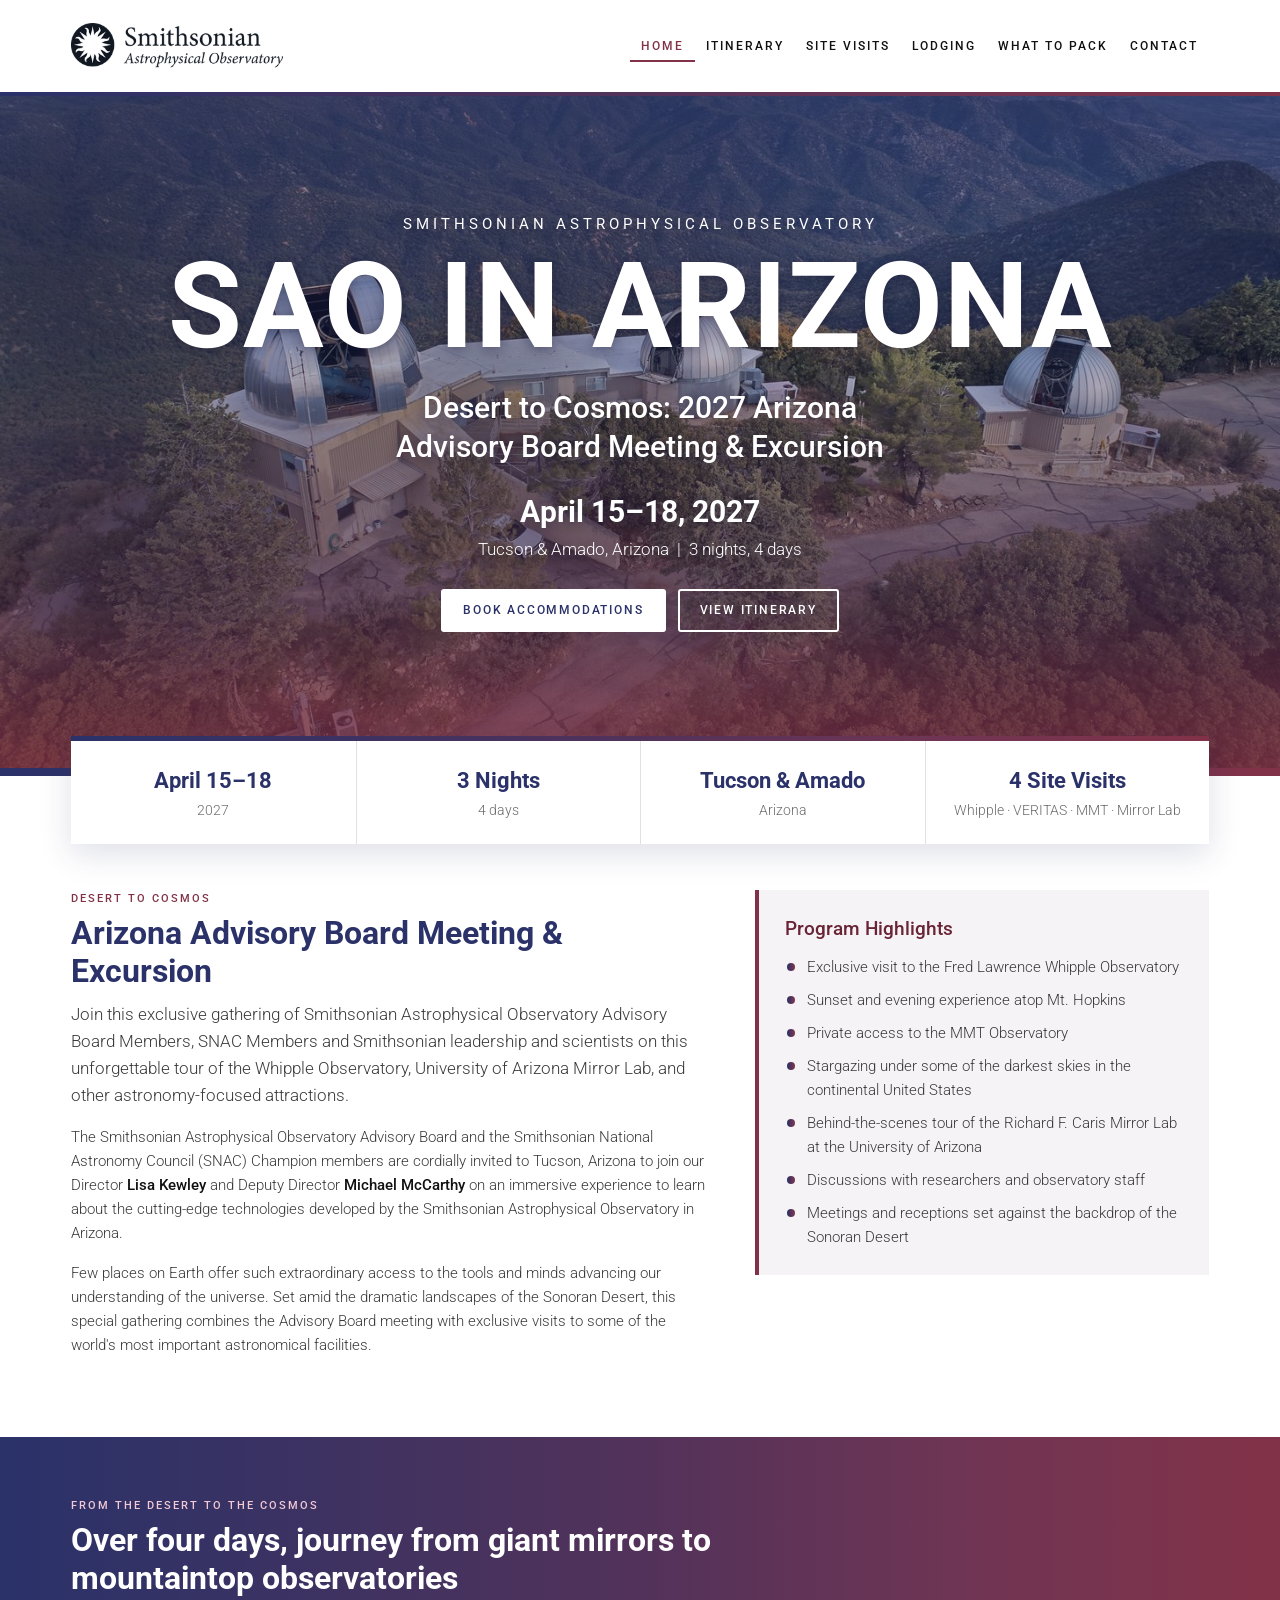
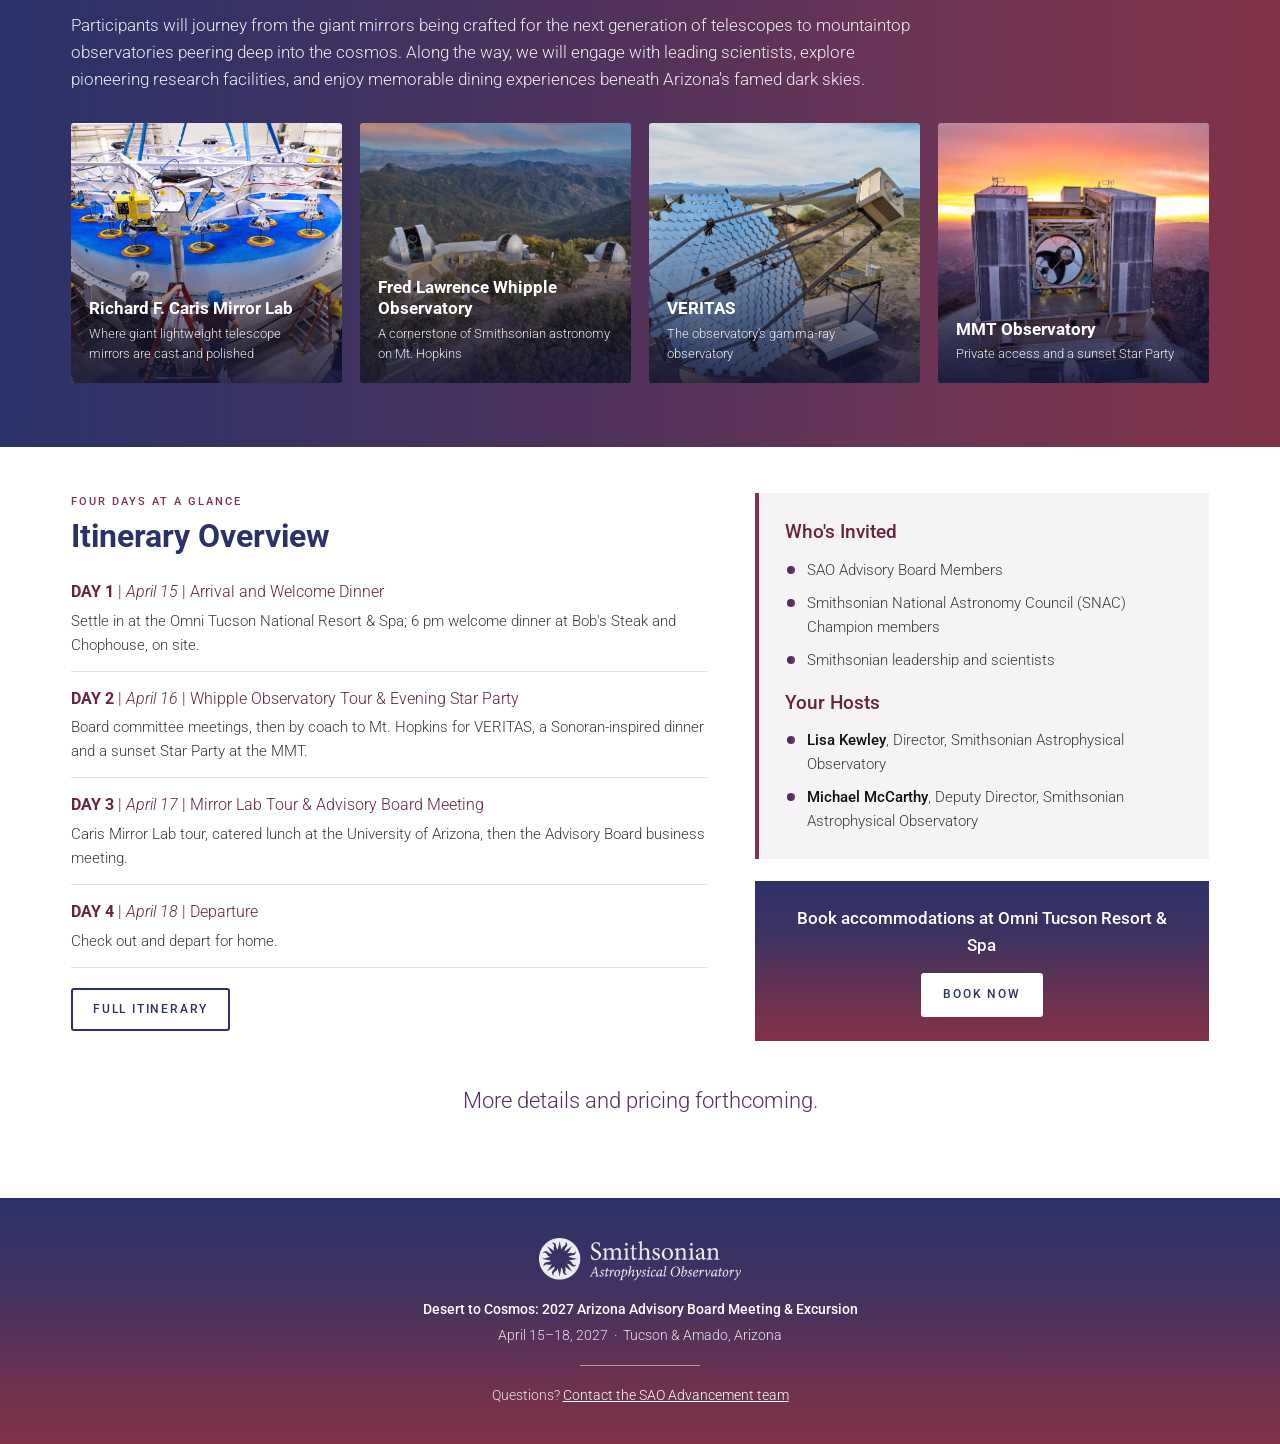
<file: index.html>
<!DOCTYPE html>
<html lang="en">
<head>
  <meta charset="UTF-8">
  <meta name="viewport" content="width=device-width, initial-scale=1">
  <meta name="robots" content="noindex">
  <title>Home | Desert to Cosmos 2027 · SAO Advisory Board</title>
  <meta name="description" content="Desert to Cosmos: 2027 Arizona Advisory Board Meeting &amp; Excursion — Smithsonian Astrophysical Observatory, April 15–18, 2027, Tucson &amp; Amado, Arizona.">
  <link rel="stylesheet" href="css/styles.css">
</head>
<body>

  <header class="site-header">
    <div class="container header-inner">
      <a class="brand" href="index.html"><img src="images/sao-logo.png" alt="Smithsonian Astrophysical Observatory"></a>
      <button class="nav-toggle" aria-expanded="false" aria-controls="site-nav" aria-label="Toggle navigation">
        <span></span><span></span><span></span>
      </button>
      <nav id="site-nav" class="site-nav" aria-label="Main">
        <ul>
          <li><a href="index.html" class="active" aria-current="page">Home</a></li>
          <li><a href="itinerary.html">Itinerary</a></li>
          <li><a href="site-visits.html">Site Visits</a></li>
          <li><a href="lodging.html">Lodging</a></li>
          <li><a href="what-to-pack.html">What to Pack</a></li>
          <li><a href="contact.html">Contact</a></li>
        </ul>
      </nav>
    </div>
  </header>

  <section class="hero hero-home" style="background-image:url('images/whipple-ridge.jpg'); background-position:center 70%;">
    <div class="hero-cover container">
      <span class="kicker">Smithsonian Astrophysical Observatory</span>
      <h1 class="hero-title">SAO in Arizona</h1>
      <p class="hero-sub">Desert to Cosmos: 2027 Arizona<br>Advisory Board Meeting &amp; Excursion</p>
      <p class="hero-date"><b>April 15–18, 2027</b><span>Tucson &amp; Amado, Arizona &nbsp;|&nbsp; 3 nights, 4 days</span></p>
      <div class="btn-row">
        <a class="btn btn-light" href="https://bookings.omnihotels.com/offer/tucson-national/sao-advisory-board-meeting" target="_blank" rel="noopener">Book Accommodations</a>
        <a class="btn btn-ghost" href="itinerary.html">View Itinerary</a>
      </div>
    </div>
    <div class="hero-band hero-band-thin"></div>
  </section>

  <main class="content">
    <div class="container">
      <div class="facts">
        <div><b>April 15–18</b><span>2027</span></div>
        <div><b>3 Nights</b><span>4 days</span></div>
        <div><b>Tucson &amp; Amado</b><span>Arizona</span></div>
        <div><b>4 Site Visits</b><span>Whipple · VERITAS · MMT · Mirror Lab</span></div>
      </div>

      <div class="two-col">
        <div>
          <span class="label">Desert to Cosmos</span>
          <h2>Arizona Advisory Board Meeting &amp; Excursion</h2>
          <p class="lede">Join this exclusive gathering of Smithsonian Astrophysical Observatory Advisory Board Members, SNAC Members and Smithsonian leadership and scientists on this unforgettable tour of the Whipple Observatory, University of Arizona Mirror Lab, and other astronomy-focused attractions.</p>
          <p>The Smithsonian Astrophysical Observatory Advisory Board and the Smithsonian National Astronomy Council (SNAC) Champion members are cordially invited to Tucson, Arizona to join our Director <strong>Lisa Kewley</strong> and Deputy Director <strong>Michael McCarthy</strong> on an immersive experience to learn about the cutting-edge technologies developed by the Smithsonian Astrophysical Observatory in Arizona.</p>
          <p>Few places on Earth offer such extraordinary access to the tools and minds advancing our understanding of the universe. Set amid the dramatic landscapes of the Sonoran Desert, this special gathering combines the Advisory Board meeting with exclusive visits to some of the world's most important astronomical facilities.</p>
        </div>

        <aside class="panel">
          <h3>Program Highlights</h3>
          <ul class="highlights">
            <li>Exclusive visit to the Fred Lawrence Whipple Observatory</li>
            <li>Sunset and evening experience atop Mt. Hopkins</li>
            <li>Private access to the MMT Observatory</li>
            <li>Stargazing under some of the darkest skies in the continental United States</li>
            <li>Behind-the-scenes tour of the Richard F. Caris Mirror Lab at the University of Arizona</li>
            <li>Discussions with researchers and observatory staff</li>
            <li>Meetings and receptions set against the backdrop of the Sonoran Desert</li>
          </ul>
        </aside>
      </div>
    </div>
  </main>

  <section class="journey">
    <div class="container">
      <span class="label label-light">From the Desert to the Cosmos</span>
      <h2>Over four days, journey from giant mirrors to mountaintop observatories</h2>
      <p class="journey-lede">Participants will journey from the giant mirrors being crafted for the next generation of telescopes to mountaintop observatories peering deep into the cosmos. Along the way, we will engage with leading scientists, explore pioneering research facilities, and enjoy memorable dining experiences beneath Arizona's famed dark skies.</p>
      <div class="tiles">
        <a class="tile" href="site-visits.html#mirror-lab" style="background-image:url('images/mirror-lab.jpg')">
          <span>Richard F. Caris Mirror Lab</span><small>Where giant lightweight telescope mirrors are cast and polished</small>
        </a>
        <a class="tile" href="site-visits.html#whipple" style="background-image:url('images/whipple-ridge.jpg')">
          <span>Fred Lawrence Whipple Observatory</span><small>A cornerstone of Smithsonian astronomy on Mt. Hopkins</small>
        </a>
        <a class="tile" href="site-visits.html#veritas" style="background-image:url('images/veritas.jpg')">
          <span>VERITAS</span><small>The observatory's gamma-ray observatory</small>
        </a>
        <a class="tile" href="site-visits.html#mmt" style="background-image:url('images/mmt-sunset.jpg')">
          <span>MMT Observatory</span><small>Private access and a sunset Star Party</small>
        </a>
      </div>
    </div>
  </section>

  <main class="content">
    <div class="container">
      <div class="two-col">
        <div>
          <span class="label">Four Days at a Glance</span>
          <h2>Itinerary Overview</h2>
          <ul class="glance">
            <li><b>DAY 1</b> | <i>April 15</i> | Arrival and Welcome Dinner<span>Settle in at the Omni Tucson National Resort &amp; Spa; 6 pm welcome dinner at Bob's Steak and Chophouse, on site.</span></li>
            <li><b>DAY 2</b> | <i>April 16</i> | Whipple Observatory Tour &amp; Evening Star Party<span>Board committee meetings, then by coach to Mt. Hopkins for VERITAS, a Sonoran-inspired dinner and a sunset Star Party at the MMT.</span></li>
            <li><b>DAY 3</b> | <i>April 17</i> | Mirror Lab Tour &amp; Advisory Board Meeting<span>Caris Mirror Lab tour, catered lunch at the University of Arizona, then the Advisory Board business meeting.</span></li>
            <li><b>DAY 4</b> | <i>April 18</i> | Departure<span>Check out and depart for home.</span></li>
          </ul>
          <p><a class="btn btn-outline" href="itinerary.html">Full Itinerary</a></p>
        </div>

        <aside>
          <div class="panel">
            <h3>Who's Invited</h3>
            <ul class="highlights">
              <li>SAO Advisory Board Members</li>
              <li>Smithsonian National Astronomy Council (SNAC) Champion members</li>
              <li>Smithsonian leadership and scientists</li>
            </ul>
            <h3>Your Hosts</h3>
            <ul class="highlights">
              <li><strong>Lisa Kewley</strong>, Director, Smithsonian Astrophysical Observatory</li>
              <li><strong>Michael McCarthy</strong>, Deputy Director, Smithsonian Astrophysical Observatory</li>
            </ul>
          </div>
          <div class="cta">
            <p>Book accommodations at Omni Tucson Resort &amp; Spa</p>
            <a class="btn btn-light" href="https://bookings.omnihotels.com/offer/tucson-national/sao-advisory-board-meeting" target="_blank" rel="noopener">Book Now</a>
          </div>
        </aside>
      </div>

      <p class="forthcoming" style="text-align:center;margin-top:36px">More details and pricing forthcoming.</p>
    </div>
  </main>

  <footer class="site-footer">
    <div class="container">
      <img src="images/sao-logo-white.png" alt="Smithsonian Astrophysical Observatory">
      <p><strong style="color:#fff">Desert to Cosmos: 2027 Arizona Advisory Board Meeting &amp; Excursion</strong></p>
      <p>April 15–18, 2027 &nbsp;·&nbsp; Tucson &amp; Amado, Arizona</p>
      <div class="rule"></div>
      <p>Questions? <a href="contact.html">Contact the SAO Advancement team</a></p>
    </div>
  </footer>

  <script src="js/main.js"></script>
</body>
</html>
</file>
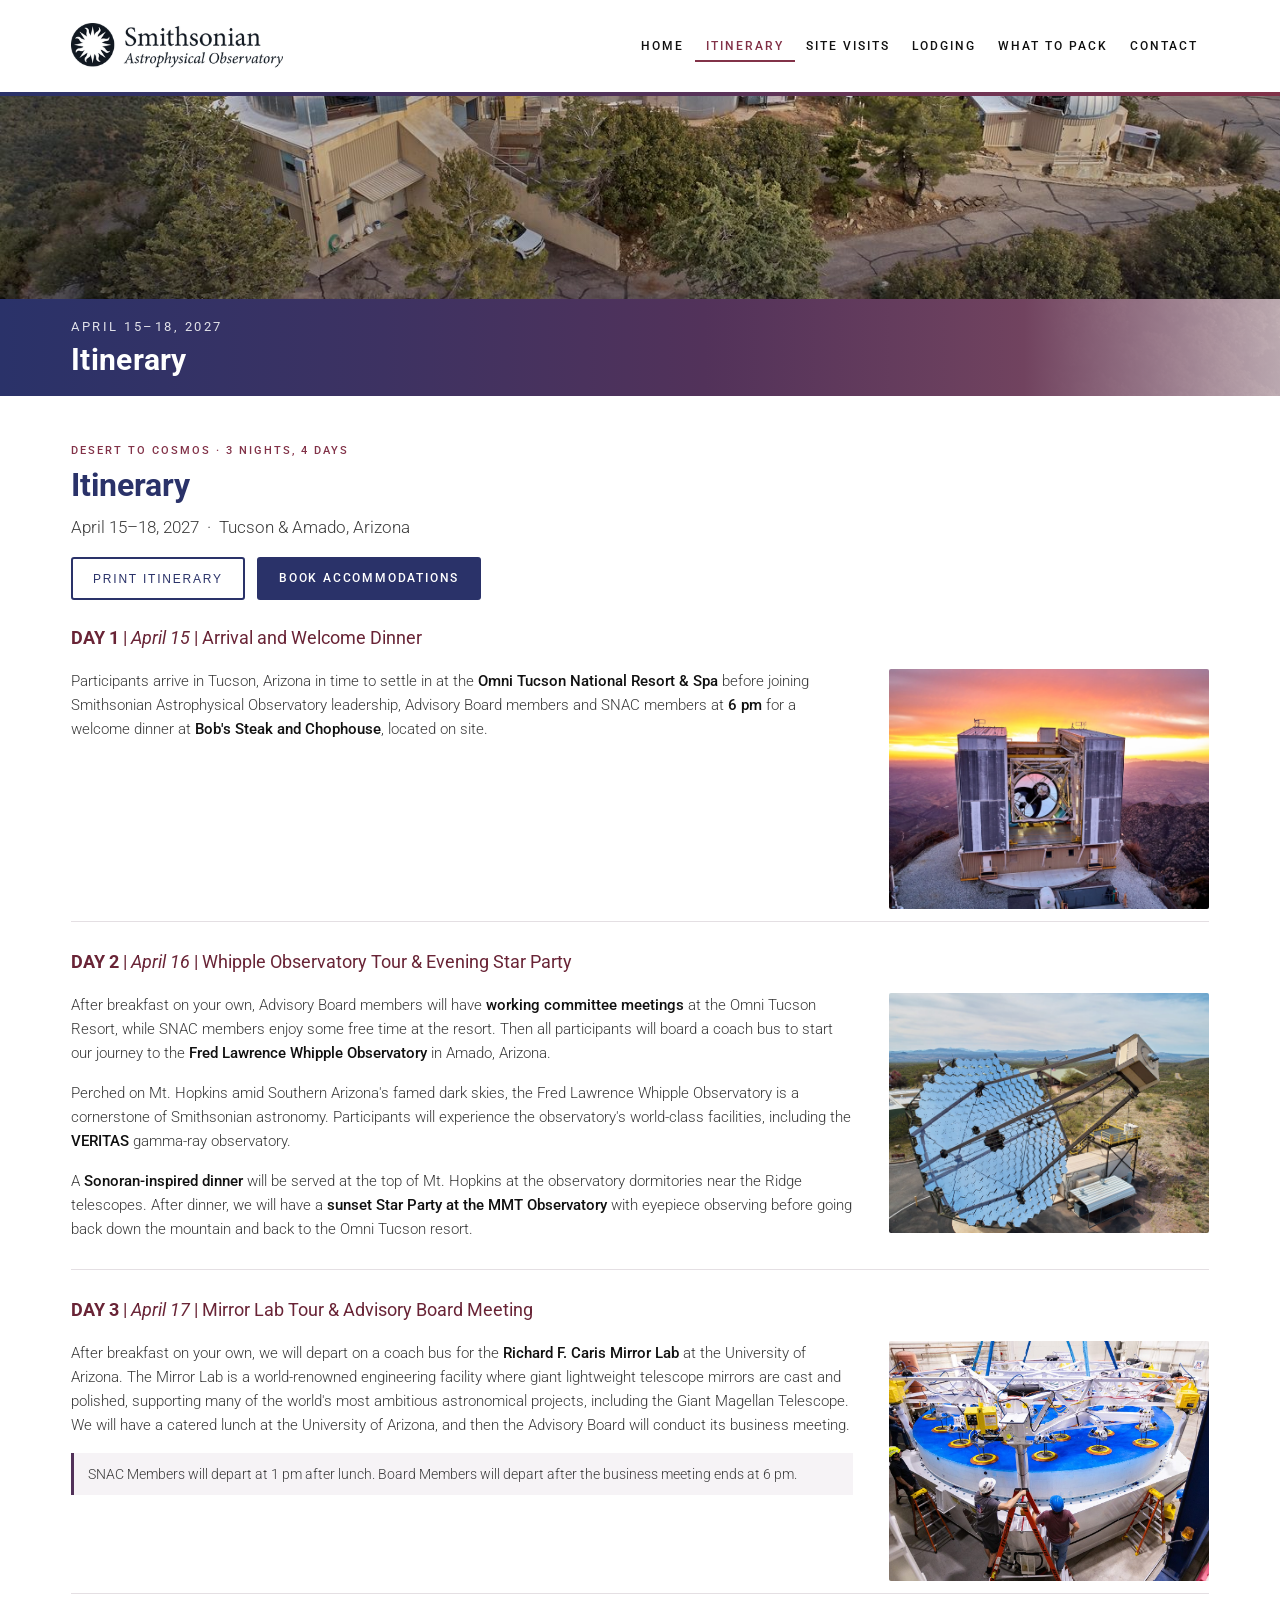
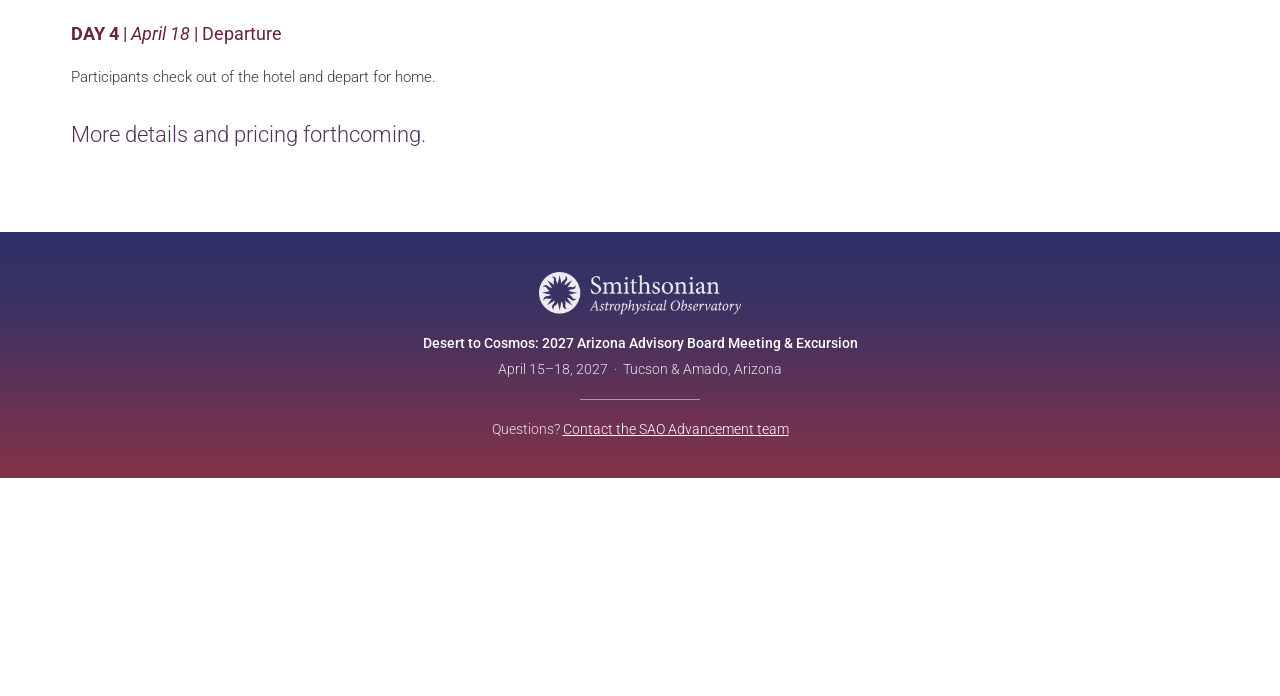
<file: agenda.html>
<!DOCTYPE html>
<html lang="en"><head><meta charset="UTF-8"><meta http-equiv="refresh" content="0; url=itinerary.html"><title>Redirecting…</title></head><body><p>This page has moved to <a href="itinerary.html">itinerary.html</a>.</p></body></html>
</file>
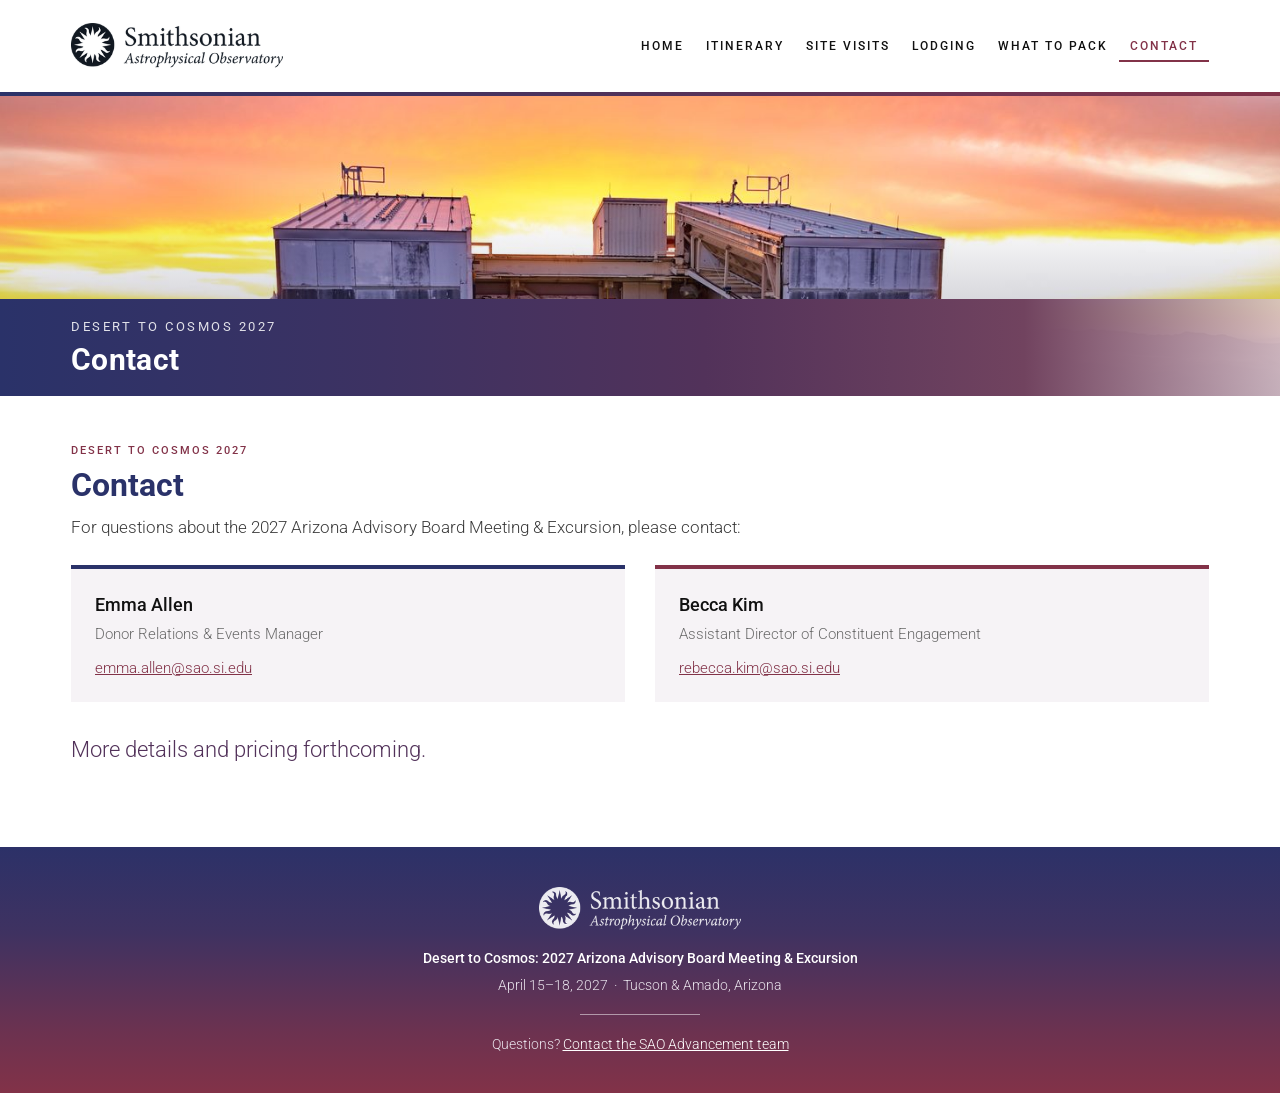
<file: contact.html>
<!DOCTYPE html>
<html lang="en">
<head>
  <meta charset="UTF-8">
  <meta name="viewport" content="width=device-width, initial-scale=1">
  <meta name="robots" content="noindex">
  <title>Contact | Desert to Cosmos 2027 · SAO Advisory Board</title>
  <meta name="description" content="Desert to Cosmos: 2027 Arizona Advisory Board Meeting &amp; Excursion — Smithsonian Astrophysical Observatory, April 15–18, 2027, Tucson &amp; Amado, Arizona.">
  <link rel="stylesheet" href="css/styles.css">
</head>
<body>

  <header class="site-header">
    <div class="container header-inner">
      <a class="brand" href="index.html"><img src="images/sao-logo.png" alt="Smithsonian Astrophysical Observatory"></a>
      <button class="nav-toggle" aria-expanded="false" aria-controls="site-nav" aria-label="Toggle navigation">
        <span></span><span></span><span></span>
      </button>
      <nav id="site-nav" class="site-nav" aria-label="Main">
        <ul>
          <li><a href="index.html">Home</a></li>
          <li><a href="itinerary.html">Itinerary</a></li>
          <li><a href="site-visits.html">Site Visits</a></li>
          <li><a href="lodging.html">Lodging</a></li>
          <li><a href="what-to-pack.html">What to Pack</a></li>
          <li><a href="contact.html" class="active" aria-current="page">Contact</a></li>
        </ul>
      </nav>
    </div>
  </header>

  <section class="hero hero-sm" style="background-image:url('images/mmt-sunset.jpg'); background-position:center 20%;">
    <div class="hero-band">
      <div class="container">
        <span class="kicker">Desert to Cosmos 2027</span>
        <h1>Contact</h1>
      </div>
    </div>
  </section>

  <main class="content">
    <div class="container">
      <span class="label">Desert to Cosmos 2027</span>
      <h2>Contact</h2>
      <p class="lede">For questions about the 2027 Arizona Advisory Board Meeting &amp; Excursion, please contact:</p>

      <div class="contacts">
        <div class="contact">
          <p class="name">Emma Allen</p>
          <p class="role">Donor Relations &amp; Events Manager</p>
          <a href="mailto:emma.allen@sao.si.edu">emma.allen@sao.si.edu</a>
        </div>
        <div class="contact">
          <p class="name">Becca Kim</p>
          <p class="role">Assistant Director of Constituent Engagement</p>
          <a href="mailto:rebecca.kim@sao.si.edu">rebecca.kim@sao.si.edu</a>
        </div>
      </div>

      <p class="forthcoming">More details and pricing forthcoming.</p>
    </div>
  </main>

  <footer class="site-footer">
    <div class="container">
      <img src="images/sao-logo-white.png" alt="Smithsonian Astrophysical Observatory">
      <p><strong style="color:#fff">Desert to Cosmos: 2027 Arizona Advisory Board Meeting &amp; Excursion</strong></p>
      <p>April 15–18, 2027 &nbsp;·&nbsp; Tucson &amp; Amado, Arizona</p>
      <div class="rule"></div>
      <p>Questions? <a href="contact.html">Contact the SAO Advancement team</a></p>
    </div>
  </footer>

  <script src="js/main.js"></script>
</body>
</html>
</file>
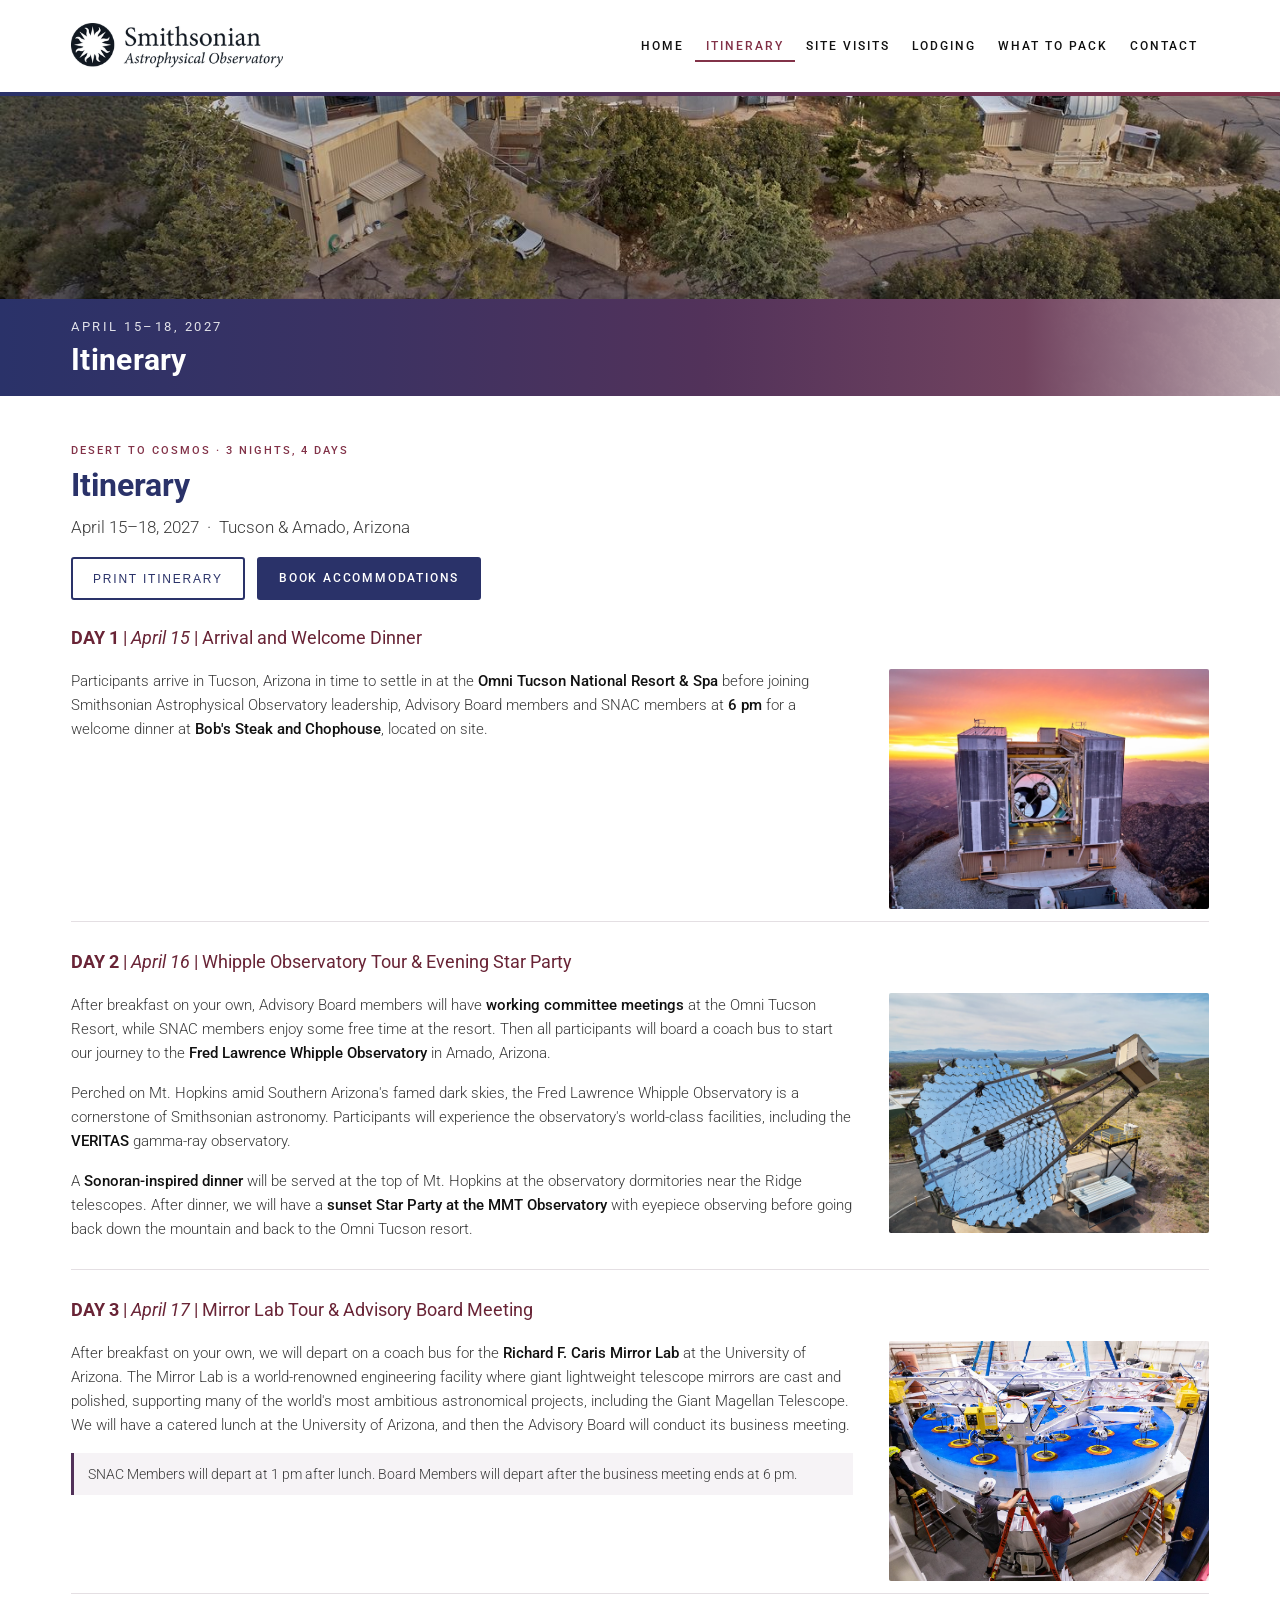
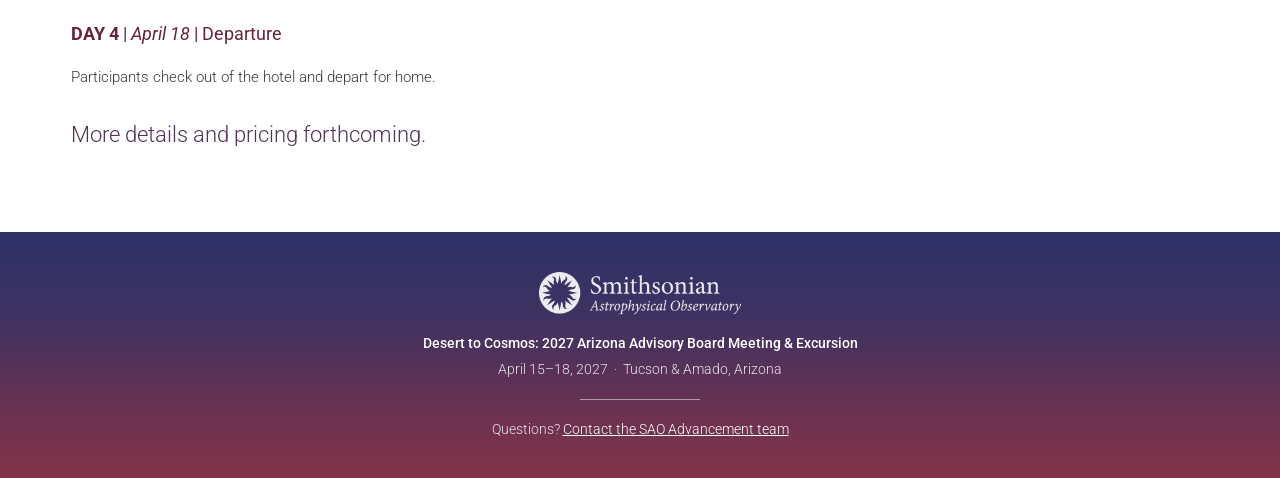
<file: itinerary.html>
<!DOCTYPE html>
<html lang="en">
<head>
  <meta charset="UTF-8">
  <meta name="viewport" content="width=device-width, initial-scale=1">
  <meta name="robots" content="noindex">
  <title>Itinerary | Desert to Cosmos 2027 · SAO Advisory Board</title>
  <meta name="description" content="Desert to Cosmos: 2027 Arizona Advisory Board Meeting &amp; Excursion — Smithsonian Astrophysical Observatory, April 15–18, 2027, Tucson &amp; Amado, Arizona.">
  <link rel="stylesheet" href="css/styles.css">
</head>
<body>

  <header class="site-header">
    <div class="container header-inner">
      <a class="brand" href="index.html"><img src="images/sao-logo.png" alt="Smithsonian Astrophysical Observatory"></a>
      <button class="nav-toggle" aria-expanded="false" aria-controls="site-nav" aria-label="Toggle navigation">
        <span></span><span></span><span></span>
      </button>
      <nav id="site-nav" class="site-nav" aria-label="Main">
        <ul>
          <li><a href="index.html">Home</a></li>
          <li><a href="itinerary.html" class="active" aria-current="page">Itinerary</a></li>
          <li><a href="site-visits.html">Site Visits</a></li>
          <li><a href="lodging.html">Lodging</a></li>
          <li><a href="what-to-pack.html">What to Pack</a></li>
          <li><a href="contact.html">Contact</a></li>
        </ul>
      </nav>
    </div>
  </header>

  <section class="hero hero-sm" style="background-image:url('images/whipple-ridge.jpg'); background-position:center 75%;">
    <div class="hero-band">
      <div class="container">
        <span class="kicker">April 15–18, 2027</span>
        <h1>Itinerary</h1>
      </div>
    </div>
  </section>

  <main class="content">
    <div class="container">
      <span class="label">Desert to Cosmos · 3 nights, 4 days</span>
      <h2>Itinerary</h2>
      <p class="lede">April 15–18, 2027 &nbsp;·&nbsp; Tucson &amp; Amado, Arizona</p>
      <div class="btn-row no-print"><button class="btn btn-outline" onclick="window.print()">Print Itinerary</button><a class="btn" href="https://bookings.omnihotels.com/offer/tucson-national/sao-advisory-board-meeting" target="_blank" rel="noopener">Book Accommodations</a></div>

      <section class="day" id="day-1">
        <p class="day-title"><b>DAY 1</b> | <i>April 15</i> | Arrival and Welcome Dinner</p>
        <div class="day-grid">
          <div>
            <p>Participants arrive in Tucson, Arizona in time to settle in at the <strong>Omni Tucson National Resort &amp; Spa</strong> before joining Smithsonian Astrophysical Observatory leadership, Advisory Board members and SNAC members at <strong>6 pm</strong> for a welcome dinner at <strong>Bob's Steak and Chophouse</strong>, located on site.</p>
          </div>
          <img src="images/mmt-sunset.jpg" alt="The MMT Observatory atop Mt. Hopkins at sunset">
        </div>
      </section>

      <section class="day" id="day-2">
        <p class="day-title"><b>DAY 2</b> | <i>April 16</i> | Whipple Observatory Tour &amp; Evening Star Party</p>
        <div class="day-grid">
          <div>
            <p>After breakfast on your own, Advisory Board members will have <strong>working committee meetings</strong> at the Omni Tucson Resort, while SNAC members enjoy some free time at the resort. Then all participants will board a coach bus to start our journey to the <strong>Fred Lawrence Whipple Observatory</strong> in Amado, Arizona.</p>
            <p>Perched on Mt. Hopkins amid Southern Arizona's famed dark skies, the Fred Lawrence Whipple Observatory is a cornerstone of Smithsonian astronomy. Participants will experience the observatory's world-class facilities, including the <strong>VERITAS</strong> gamma-ray observatory.</p>
            <p>A <strong>Sonoran-inspired dinner</strong> will be served at the top of Mt. Hopkins at the observatory dormitories near the Ridge telescopes. After dinner, we will have a <strong>sunset Star Party at the MMT Observatory</strong> with eyepiece observing before going back down the mountain and back to the Omni Tucson resort.</p>
          </div>
          <img src="images/veritas.jpg" alt="A VERITAS gamma-ray telescope at the Whipple Observatory">
        </div>
      </section>

      <section class="day" id="day-3">
        <p class="day-title"><b>DAY 3</b> | <i>April 17</i> | Mirror Lab Tour &amp; Advisory Board Meeting</p>
        <div class="day-grid">
          <div>
            <p>After breakfast on your own, we will depart on a coach bus for the <strong>Richard F. Caris Mirror Lab</strong> at the University of Arizona. The Mirror Lab is a world-renowned engineering facility where giant lightweight telescope mirrors are cast and polished, supporting many of the world's most ambitious astronomical projects, including the Giant Magellan Telescope. We will have a catered lunch at the University of Arizona, and then the Advisory Board will conduct its business meeting.</p>
            <p class="note">SNAC Members will depart at 1 pm after lunch. Board Members will depart after the business meeting ends at 6 pm.</p>
          </div>
          <img src="images/mirror-lab.jpg" alt="Engineers working on a giant telescope mirror at the Richard F. Caris Mirror Lab">
        </div>
      </section>

      <section class="day" id="day-4">
        <p class="day-title"><b>DAY 4</b> | <i>April 18</i> | Departure</p>
        <p>Participants check out of the hotel and depart for home.</p>
      </section>

      <p class="forthcoming">More details and pricing forthcoming.</p>
    </div>
  </main>

  <footer class="site-footer">
    <div class="container">
      <img src="images/sao-logo-white.png" alt="Smithsonian Astrophysical Observatory">
      <p><strong style="color:#fff">Desert to Cosmos: 2027 Arizona Advisory Board Meeting &amp; Excursion</strong></p>
      <p>April 15–18, 2027 &nbsp;·&nbsp; Tucson &amp; Amado, Arizona</p>
      <div class="rule"></div>
      <p>Questions? <a href="contact.html">Contact the SAO Advancement team</a></p>
    </div>
  </footer>

  <script src="js/main.js"></script>
</body>
</html>
</file>
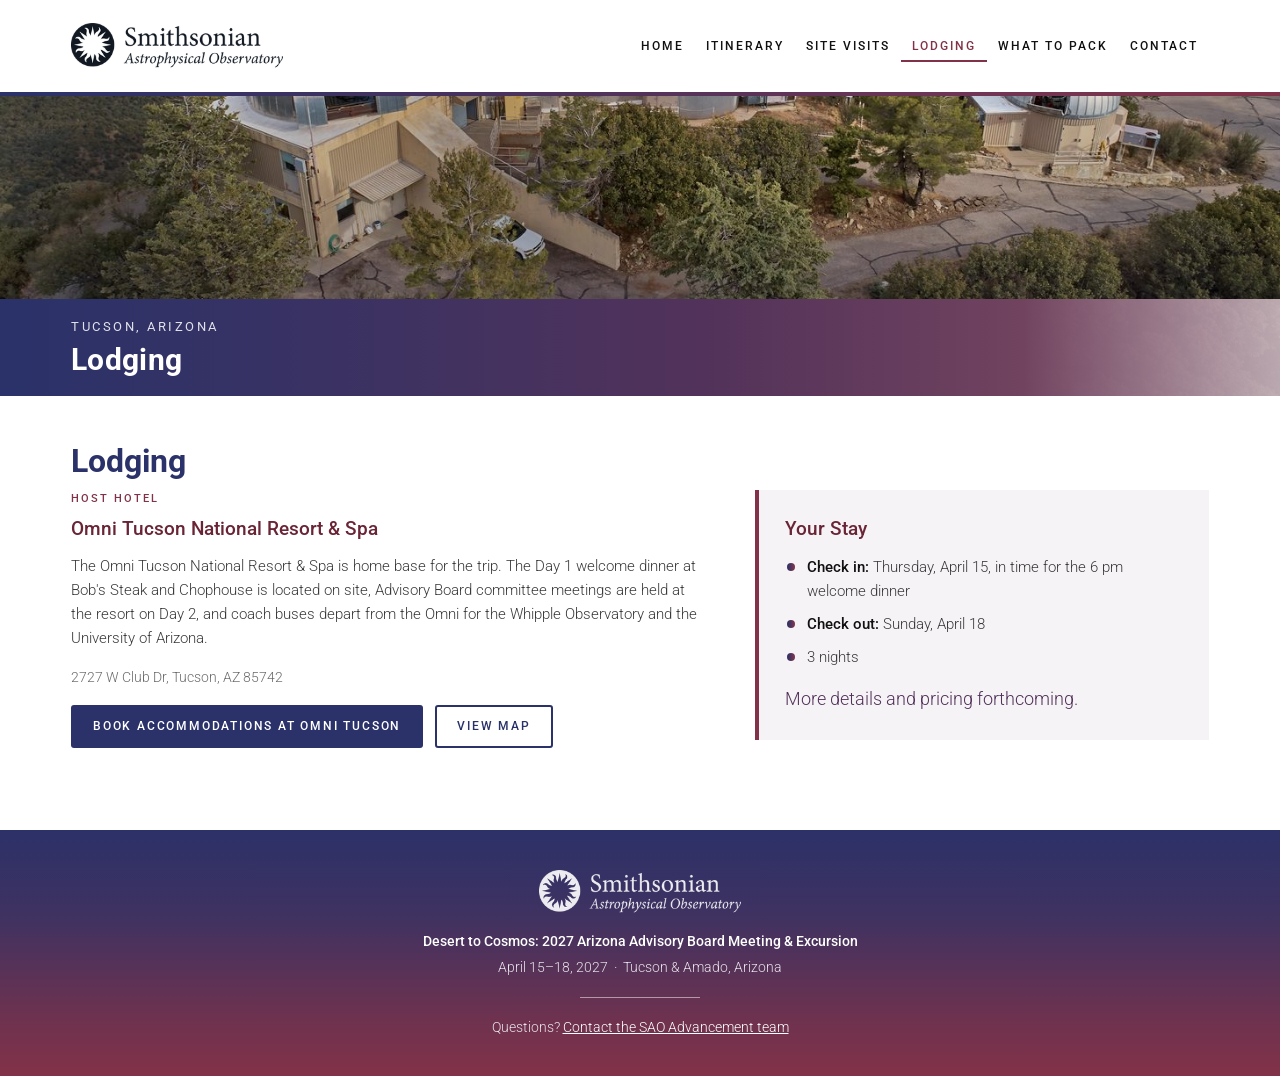
<file: lodging.html>
<!DOCTYPE html>
<html lang="en">
<head>
  <meta charset="UTF-8">
  <meta name="viewport" content="width=device-width, initial-scale=1">
  <meta name="robots" content="noindex">
  <title>Lodging | Desert to Cosmos 2027 · SAO Advisory Board</title>
  <meta name="description" content="Desert to Cosmos: 2027 Arizona Advisory Board Meeting &amp; Excursion — Smithsonian Astrophysical Observatory, April 15–18, 2027, Tucson &amp; Amado, Arizona.">
  <link rel="stylesheet" href="css/styles.css">
</head>
<body>

  <header class="site-header">
    <div class="container header-inner">
      <a class="brand" href="index.html"><img src="images/sao-logo.png" alt="Smithsonian Astrophysical Observatory"></a>
      <button class="nav-toggle" aria-expanded="false" aria-controls="site-nav" aria-label="Toggle navigation">
        <span></span><span></span><span></span>
      </button>
      <nav id="site-nav" class="site-nav" aria-label="Main">
        <ul>
          <li><a href="index.html">Home</a></li>
          <li><a href="itinerary.html">Itinerary</a></li>
          <li><a href="site-visits.html">Site Visits</a></li>
          <li><a href="lodging.html" class="active" aria-current="page">Lodging</a></li>
          <li><a href="what-to-pack.html">What to Pack</a></li>
          <li><a href="contact.html">Contact</a></li>
        </ul>
      </nav>
    </div>
  </header>

  <section class="hero hero-sm" style="background-image:url('images/whipple-ridge.jpg'); background-position:center 75%;">
    <div class="hero-band">
      <div class="container">
        <span class="kicker">Tucson, Arizona</span>
        <h1>Lodging</h1>
      </div>
    </div>
  </section>

  <main class="content">
    <div class="container">
      <h2>Lodging</h2>

      <div class="two-col">
        <div>
          <span class="label">Host Hotel</span>
          <h3>Omni Tucson National Resort &amp; Spa</h3>
          <p>The Omni Tucson National Resort &amp; Spa is home base for the trip. The Day 1 welcome dinner at Bob's Steak and Chophouse is located on site, Advisory Board committee meetings are held at the resort on Day 2, and coach buses depart from the Omni for the Whipple Observatory and the University of Arizona.</p>
          <p class="addr">2727 W Club Dr, Tucson, AZ 85742</p>
          <div class="btn-row">
            <a class="btn" href="https://bookings.omnihotels.com/offer/tucson-national/sao-advisory-board-meeting" target="_blank" rel="noopener">Book accommodations at Omni Tucson</a>
            <a class="btn btn-outline" href="https://www.google.com/maps/search/?api=1&amp;query=Omni+Tucson+National+Resort+2727+W+Club+Dr+Tucson+AZ" target="_blank" rel="noopener">View Map</a>
          </div>
        </div>

        <aside class="panel">
          <h3>Your Stay</h3>
          <ul class="highlights">
            <li><strong>Check in:</strong> Thursday, April 15, in time for the 6 pm welcome dinner</li>
            <li><strong>Check out:</strong> Sunday, April 18</li>
            <li>3 nights</li>
          </ul>
          <p class="forthcoming" style="font-size:18px">More details and pricing forthcoming.</p>
        </aside>
      </div>
    </div>
  </main>

  <footer class="site-footer">
    <div class="container">
      <img src="images/sao-logo-white.png" alt="Smithsonian Astrophysical Observatory">
      <p><strong style="color:#fff">Desert to Cosmos: 2027 Arizona Advisory Board Meeting &amp; Excursion</strong></p>
      <p>April 15–18, 2027 &nbsp;·&nbsp; Tucson &amp; Amado, Arizona</p>
      <div class="rule"></div>
      <p>Questions? <a href="contact.html">Contact the SAO Advancement team</a></p>
    </div>
  </footer>

  <script src="js/main.js"></script>
</body>
</html>
</file>
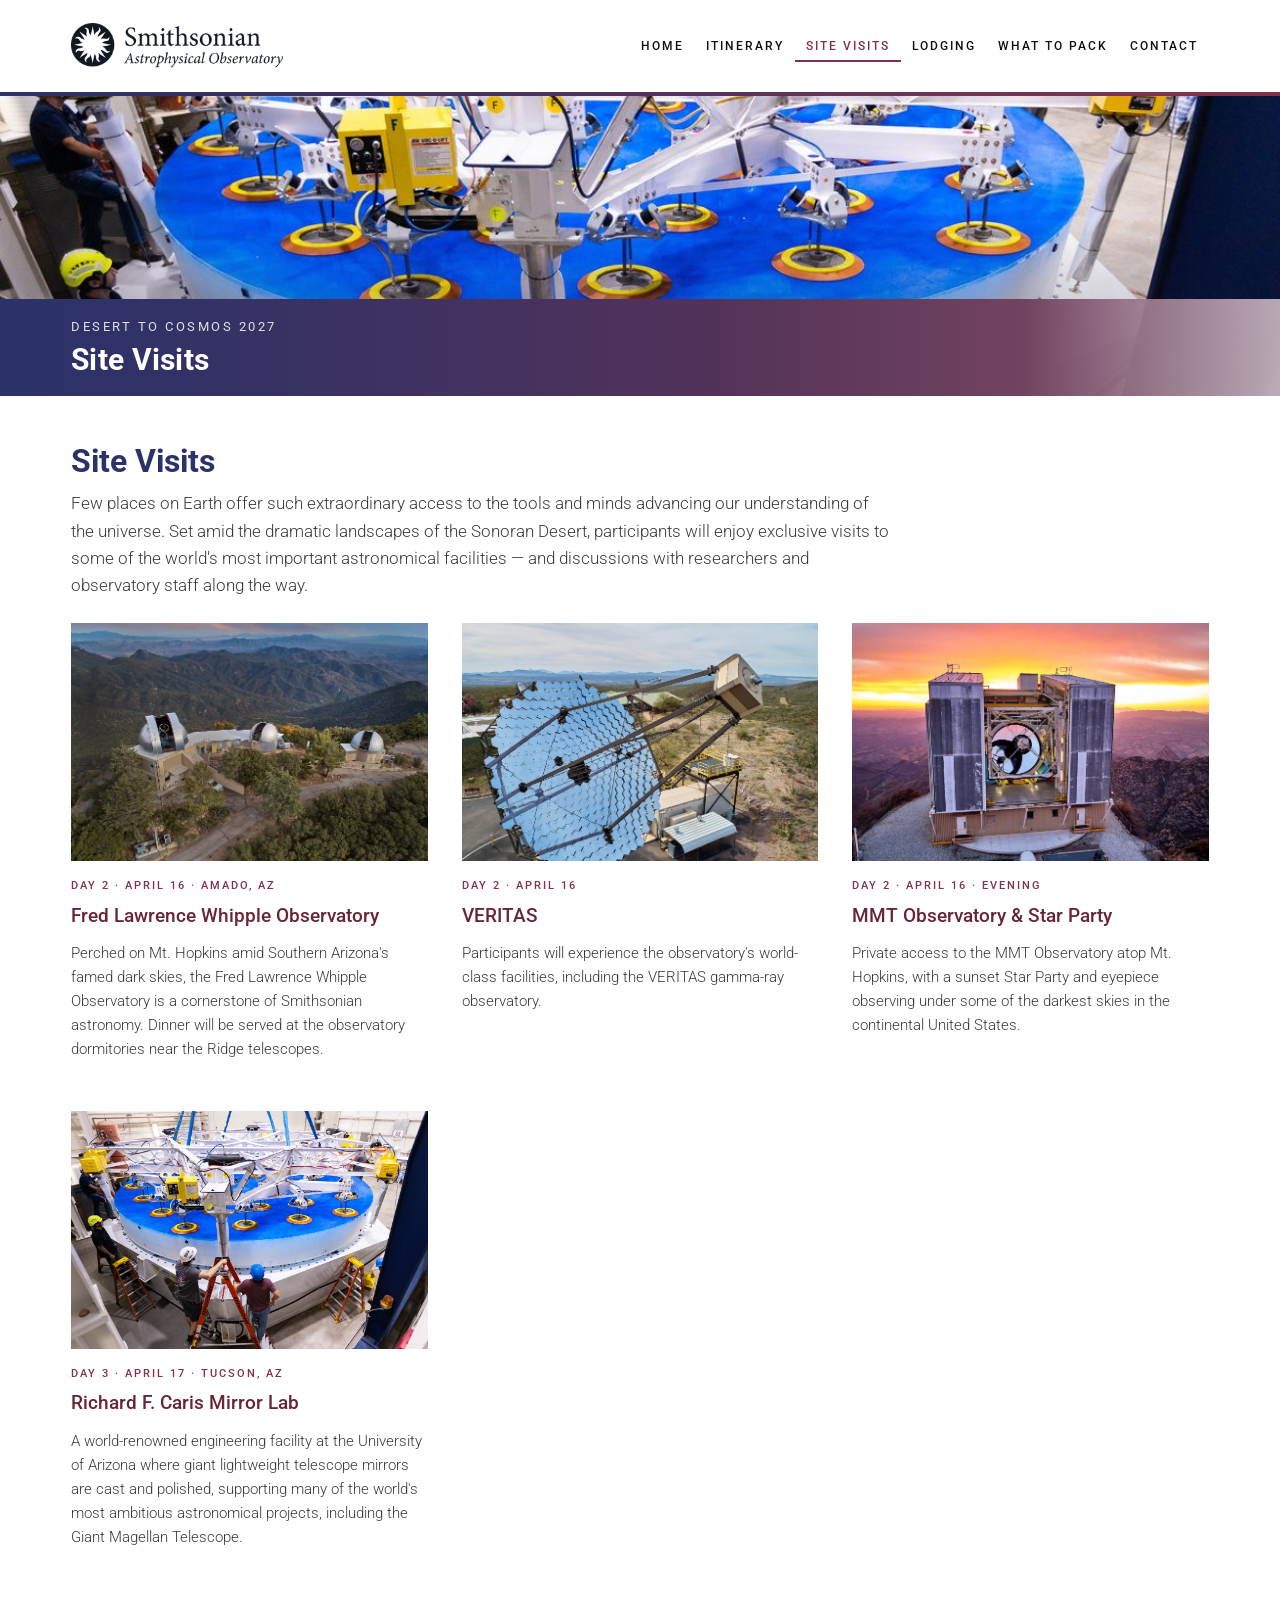
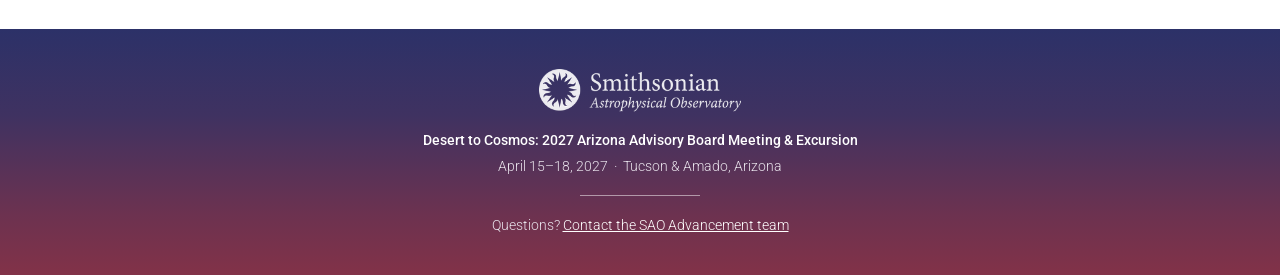
<file: site-visits.html>
<!DOCTYPE html>
<html lang="en">
<head>
  <meta charset="UTF-8">
  <meta name="viewport" content="width=device-width, initial-scale=1">
  <meta name="robots" content="noindex">
  <title>Site Visits | Desert to Cosmos 2027 · SAO Advisory Board</title>
  <meta name="description" content="Desert to Cosmos: 2027 Arizona Advisory Board Meeting &amp; Excursion — Smithsonian Astrophysical Observatory, April 15–18, 2027, Tucson &amp; Amado, Arizona.">
  <link rel="stylesheet" href="css/styles.css">
</head>
<body>

  <header class="site-header">
    <div class="container header-inner">
      <a class="brand" href="index.html"><img src="images/sao-logo.png" alt="Smithsonian Astrophysical Observatory"></a>
      <button class="nav-toggle" aria-expanded="false" aria-controls="site-nav" aria-label="Toggle navigation">
        <span></span><span></span><span></span>
      </button>
      <nav id="site-nav" class="site-nav" aria-label="Main">
        <ul>
          <li><a href="index.html">Home</a></li>
          <li><a href="itinerary.html">Itinerary</a></li>
          <li><a href="site-visits.html" class="active" aria-current="page">Site Visits</a></li>
          <li><a href="lodging.html">Lodging</a></li>
          <li><a href="what-to-pack.html">What to Pack</a></li>
          <li><a href="contact.html">Contact</a></li>
        </ul>
      </nav>
    </div>
  </header>

  <section class="hero hero-sm" style="background-image:url('images/mirror-lab.jpg'); background-position:center 40%;">
    <div class="hero-band">
      <div class="container">
        <span class="kicker">Desert to Cosmos 2027</span>
        <h1>Site Visits</h1>
      </div>
    </div>
  </section>

  <main class="content">
    <div class="container">
      <h2>Site Visits</h2>
      <p class="lede">Few places on Earth offer such extraordinary access to the tools and minds advancing our understanding of the universe. Set amid the dramatic landscapes of the Sonoran Desert, participants will enjoy exclusive visits to some of the world's most important astronomical facilities &mdash; and discussions with researchers and observatory staff along the way.</p>

      <div class="cards">
        <div class="card" id="whipple">
          <img src="images/whipple-ridge.jpg" alt="Telescope domes on the Ridge at the Fred Lawrence Whipple Observatory">
          <span class="label">Day 2 · April 16 · Amado, AZ</span>
          <h3>Fred Lawrence Whipple Observatory</h3>
          <p>Perched on Mt. Hopkins amid Southern Arizona's famed dark skies, the Fred Lawrence Whipple Observatory is a cornerstone of Smithsonian astronomy. Dinner will be served at the observatory dormitories near the Ridge telescopes.</p>
        </div>

        <div class="card" id="veritas">
          <img src="images/veritas.jpg" alt="A VERITAS gamma-ray telescope">
          <span class="label">Day 2 · April 16</span>
          <h3>VERITAS</h3>
          <p>Participants will experience the observatory's world-class facilities, including the VERITAS gamma-ray observatory.</p>
        </div>

        <div class="card" id="mmt">
          <img src="images/mmt-sunset.jpg" alt="The MMT Observatory at sunset">
          <span class="label">Day 2 · April 16 · Evening</span>
          <h3>MMT Observatory &amp; Star Party</h3>
          <p>Private access to the MMT Observatory atop Mt. Hopkins, with a sunset Star Party and eyepiece observing under some of the darkest skies in the continental United States.</p>
        </div>

        <div class="card" id="mirror-lab">
          <img src="images/mirror-lab.jpg" alt="Inside the Richard F. Caris Mirror Lab">
          <span class="label">Day 3 · April 17 · Tucson, AZ</span>
          <h3>Richard F. Caris Mirror Lab</h3>
          <p>A world-renowned engineering facility at the University of Arizona where giant lightweight telescope mirrors are cast and polished, supporting many of the world's most ambitious astronomical projects, including the Giant Magellan Telescope.</p>
        </div>
      </div>
    </div>
  </main>

  <footer class="site-footer">
    <div class="container">
      <img src="images/sao-logo-white.png" alt="Smithsonian Astrophysical Observatory">
      <p><strong style="color:#fff">Desert to Cosmos: 2027 Arizona Advisory Board Meeting &amp; Excursion</strong></p>
      <p>April 15–18, 2027 &nbsp;·&nbsp; Tucson &amp; Amado, Arizona</p>
      <div class="rule"></div>
      <p>Questions? <a href="contact.html">Contact the SAO Advancement team</a></p>
    </div>
  </footer>

  <script src="js/main.js"></script>
</body>
</html>
</file>
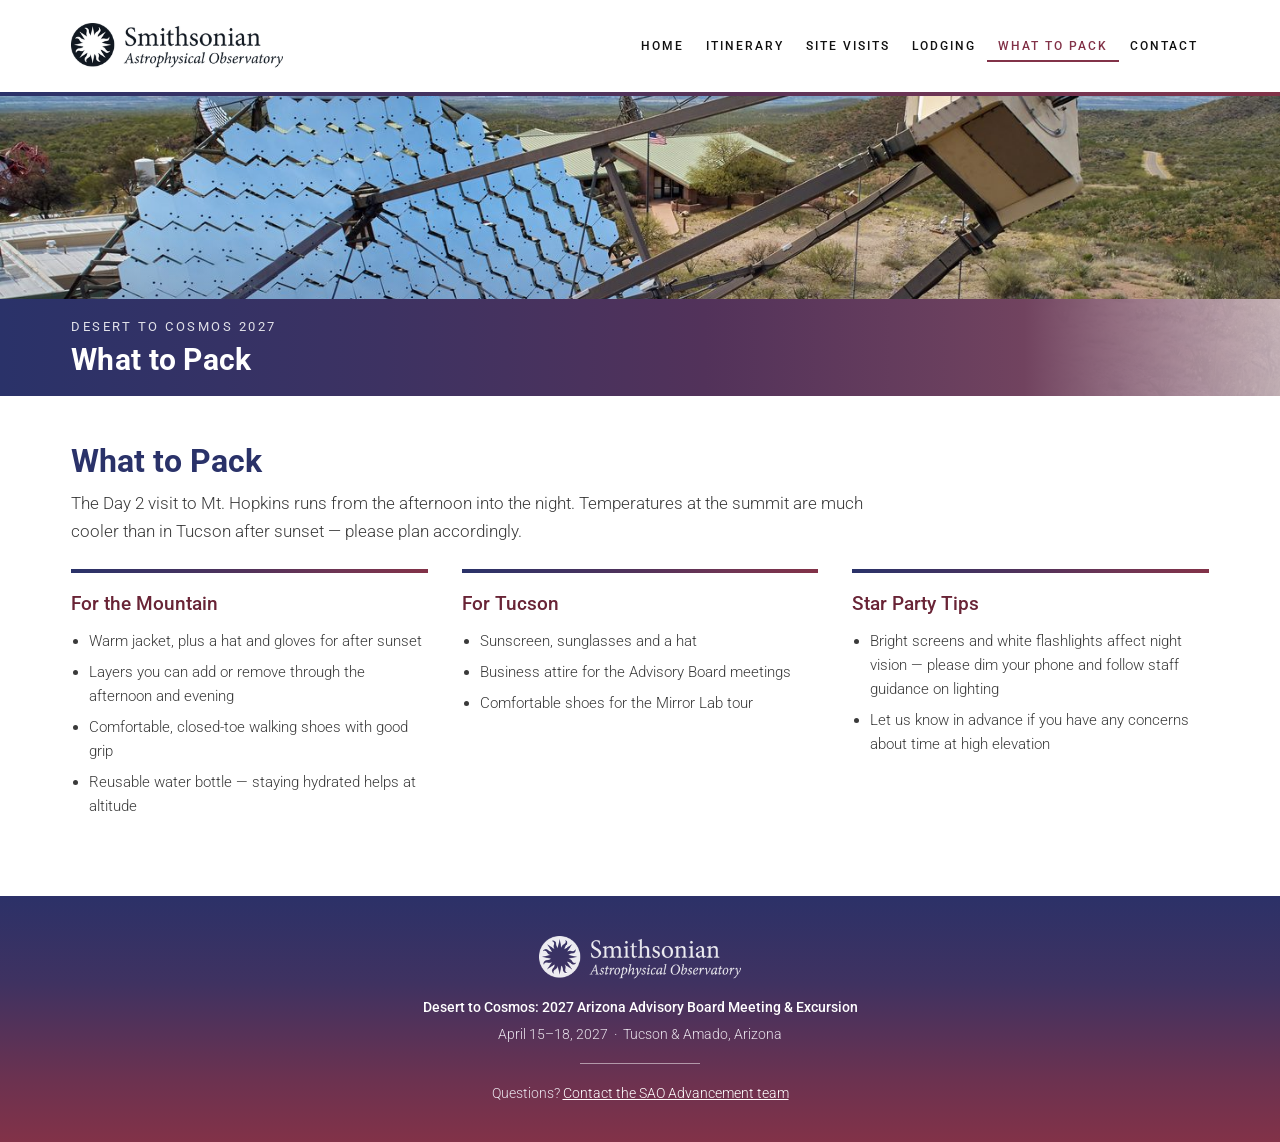
<file: what-to-pack.html>
<!DOCTYPE html>
<html lang="en">
<head>
  <meta charset="UTF-8">
  <meta name="viewport" content="width=device-width, initial-scale=1">
  <meta name="robots" content="noindex">
  <title>What to Pack | Desert to Cosmos 2027 · SAO Advisory Board</title>
  <meta name="description" content="Desert to Cosmos: 2027 Arizona Advisory Board Meeting &amp; Excursion — Smithsonian Astrophysical Observatory, April 15–18, 2027, Tucson &amp; Amado, Arizona.">
  <link rel="stylesheet" href="css/styles.css">
</head>
<body>

  <header class="site-header">
    <div class="container header-inner">
      <a class="brand" href="index.html"><img src="images/sao-logo.png" alt="Smithsonian Astrophysical Observatory"></a>
      <button class="nav-toggle" aria-expanded="false" aria-controls="site-nav" aria-label="Toggle navigation">
        <span></span><span></span><span></span>
      </button>
      <nav id="site-nav" class="site-nav" aria-label="Main">
        <ul>
          <li><a href="index.html">Home</a></li>
          <li><a href="itinerary.html">Itinerary</a></li>
          <li><a href="site-visits.html">Site Visits</a></li>
          <li><a href="lodging.html">Lodging</a></li>
          <li><a href="what-to-pack.html" class="active" aria-current="page">What to Pack</a></li>
          <li><a href="contact.html">Contact</a></li>
        </ul>
      </nav>
    </div>
  </header>

  <section class="hero hero-sm" style="background-image:url('images/veritas.jpg'); background-position:center 40%;">
    <div class="hero-band">
      <div class="container">
        <span class="kicker">Desert to Cosmos 2027</span>
        <h1>What to Pack</h1>
      </div>
    </div>
  </section>

  <main class="content">
    <div class="container">
      <h2>What to Pack</h2>
      <p class="lede">The Day 2 visit to Mt. Hopkins runs from the afternoon into the night. Temperatures at the summit are much cooler than in Tucson after sunset &mdash; please plan accordingly.</p>

      <div class="cards">
        <div class="card">
          <div class="bar"></div>
          <h3>For the Mountain</h3>
          <ul class="checklist">
            <li>Warm jacket, plus a hat and gloves for after sunset</li>
            <li>Layers you can add or remove through the afternoon and evening</li>
            <li>Comfortable, closed-toe walking shoes with good grip</li>
            <li>Reusable water bottle &mdash; staying hydrated helps at altitude</li>
          </ul>
        </div>

        <div class="card">
          <div class="bar"></div>
          <h3>For Tucson</h3>
          <ul class="checklist">
            <li>Sunscreen, sunglasses and a hat</li>
            <li>Business attire for the Advisory Board meetings</li>
            <li>Comfortable shoes for the Mirror Lab tour</li>
          </ul>
        </div>

        <div class="card">
          <div class="bar"></div>
          <h3>Star Party Tips</h3>
          <ul class="checklist">
            <li>Bright screens and white flashlights affect night vision &mdash; please dim your phone and follow staff guidance on lighting</li>
            <li>Let us know in advance if you have any concerns about time at high elevation</li>
          </ul>
        </div>
      </div>
    </div>
  </main>

  <footer class="site-footer">
    <div class="container">
      <img src="images/sao-logo-white.png" alt="Smithsonian Astrophysical Observatory">
      <p><strong style="color:#fff">Desert to Cosmos: 2027 Arizona Advisory Board Meeting &amp; Excursion</strong></p>
      <p>April 15–18, 2027 &nbsp;·&nbsp; Tucson &amp; Amado, Arizona</p>
      <div class="rule"></div>
      <p>Questions? <a href="contact.html">Contact the SAO Advancement team</a></p>
    </div>
  </footer>

  <script src="js/main.js"></script>
</body>
</html>
</file>
<file: css/styles.css>
/* ==========================================================
   Desert to Cosmos · SAO Arizona Advisory Board Meeting 2027
   Layout after the Smithsonian Swoogo event sites;
   colors & imagery from the "Desert to Cosmos" brochure
   ========================================================== */

@import url("https://fonts.googleapis.com/css2?family=Roboto:ital,wght@0,300;0,400;0,500;0,700;1,400&display=swap");

:root {
  --navy: #2a3269;
  --plum: #52325a;
  --maroon: #823248;
  --wine: #692436;          /* day headings in brochure */
  --text: #3a3a3a;
  --muted: #6b6b6b;
  --rule: #e4dfe3;
  --tint: #f6f3f6;
  --grad: linear-gradient(90deg, #2a3269 0%, #3d3262 25%, #52325a 50%, #6f3554 75%, #823248 100%);
  --grad-fade: linear-gradient(90deg, #2a3269 0%, #3d3262 30%, #52325a 55%, #71435f 80%, rgba(215,194,202,.85) 100%);
  --grad-v: linear-gradient(180deg, #2c3168 0%, #3f3261 35%, #6c3250 75%, #823248 100%);
  --container: 1170px;
}

* { box-sizing: border-box; }

html { scroll-behavior: smooth; }

body {
  margin: 0;
  font-family: Roboto, "Helvetica Neue", Arial, sans-serif;
  font-weight: 300;
  font-size: 15px;
  line-height: 1.6;
  color: var(--text);
  background: #fff;
}

a { color: var(--maroon); }
a:hover { color: var(--navy); }

img { max-width: 100%; display: block; }

strong { font-weight: 500; color: #111; }

.container {
  max-width: var(--container);
  margin: 0 auto;
  padding: 0 16px;
}

/* ---------- Header / Nav ---------- */
.site-header {
  background: #fff;
  position: relative;
  z-index: 10;
  border-bottom: 4px solid transparent;
  border-image: var(--grad) 1;
}

.header-inner {
  display: flex;
  align-items: center;
  justify-content: space-between;
  min-height: 92px;
  gap: 24px;
}

.brand img {
  height: 46px;
  width: auto;
}

.site-nav ul {
  list-style: none;
  margin: 0;
  padding: 0;
  display: flex;
  flex-wrap: wrap;
  justify-content: flex-end;
  row-gap: 6px;
}

.site-nav a {
  display: block;
  font-size: 11.5px;
  font-weight: 500;
  letter-spacing: 2px;
  text-transform: uppercase;
  color: #111;
  text-decoration: none;
  padding: 7px 11px 5px;
  border-bottom: 2px solid transparent;
}

.site-nav a:hover,
.site-nav a.active {
  color: var(--maroon);
  border-bottom-color: var(--maroon);
}

.nav-toggle {
  display: none;
  background: none;
  border: 0;
  padding: 9px 10px;
  cursor: pointer;
}

.nav-toggle span {
  display: block;
  width: 24px;
  height: 3px;
  margin: 4px 0;
  background: var(--navy);
  border-radius: 1px;
}

/* ---------- Hero ---------- */
.hero {
  position: relative;
  min-height: 460px;
  display: flex;
  flex-direction: column;
  justify-content: flex-end;
  color: #fff;
  background-color: var(--navy);
  background-size: cover;
  background-position: center;
}

.hero::after {
  content: "";
  position: absolute;
  inset: 0;
  background: linear-gradient(180deg, rgba(0,0,0,0) 40%, rgba(20,20,50,.35) 100%);
  pointer-events: none;
}

.hero-sm { min-height: 300px; }

.hero-band {
  position: relative;
  z-index: 1;
  background: var(--grad-fade);
  padding: 18px 0;
}

.hero-band h1 {
  margin: 0;
  font-size: 30px;
  font-weight: 700;
  line-height: 1.2;
  letter-spacing: .3px;
}

.hero-band .kicker {
  display: block;
  font-size: 13px;
  font-weight: 400;
  letter-spacing: 2.5px;
  text-transform: uppercase;
  opacity: .85;
  margin-bottom: 4px;
}

.hero-home { min-height: 560px; background-position: center 35%; }
.hero-home .hero-band h1 { font-size: 40px; }

/* ---------- Content ---------- */
.content { padding: 46px 0 64px; }

.content h2 {
  font-size: 32px;
  font-weight: 700;
  color: var(--navy);
  line-height: 1.2;
  margin: 0 0 10px;
}

.content h3 {
  font-size: 19px;
  font-weight: 500;
  color: var(--wine);
  margin: 0 0 10px;
}

.content p { margin: 0 0 16px; }

.lede {
  font-size: 17px;
  max-width: 820px;
}

.event-meta {
  display: flex;
  flex-wrap: wrap;
  gap: 8px 28px;
  margin: 0 0 26px;
  padding: 16px 0;
  border-top: 1px solid var(--rule);
  border-bottom: 1px solid var(--rule);
}

.event-meta div { font-size: 15px; }
.event-meta b {
  display: block;
  font-size: 11px;
  font-weight: 500;
  letter-spacing: 2px;
  text-transform: uppercase;
  color: var(--maroon);
}

.two-col {
  display: grid;
  grid-template-columns: 1.4fr 1fr;
  gap: 48px;
  align-items: start;
}

.panel {
  background: var(--tint);
  border-left: 4px solid var(--maroon);
  padding: 24px 26px 10px;
}

ul.highlights {
  list-style: none;
  padding: 0;
  margin: 0 0 16px;
}

ul.highlights li {
  position: relative;
  padding-left: 22px;
  margin-bottom: 9px;
}

ul.highlights li::before {
  content: "";
  position: absolute;
  left: 2px;
  top: 8px;
  width: 8px;
  height: 8px;
  border-radius: 50%;
  background: var(--grad);
}

.forthcoming {
  font-size: 22px;
  font-weight: 300;
  color: var(--plum);
  margin-top: 8px;
}

/* ---------- Buttons ---------- */
.btn {
  display: inline-block;
  font-size: 12px;
  font-weight: 500;
  letter-spacing: 1.8px;
  text-transform: uppercase;
  text-decoration: none;
  color: #fff;
  background: var(--navy);
  padding: 12px 22px;
  border: 0;
  border-radius: 3px;
  cursor: pointer;
  transition: background .2s;
}

.btn:hover { background: var(--maroon); color: #fff; }

.btn-outline {
  background: transparent;
  color: var(--navy);
  border: 2px solid var(--navy);
  padding: 10px 20px;
}

.btn-outline:hover { background: var(--navy); color: #fff; }

.btn-row { display: flex; flex-wrap: wrap; gap: 12px; margin: 8px 0 18px; }

/* ---------- Itinerary ---------- */
.day {
  padding: 26px 0 12px;
  border-top: 1px solid var(--rule);
}

.day:first-of-type { border-top: 0; padding-top: 6px; }

.day-title {
  font-size: 18px;
  font-weight: 400;
  color: var(--wine);
  margin: 0 0 12px;
}

.day-title b { font-weight: 700; }
.day-title i { font-style: italic; }

.day-grid {
  display: grid;
  grid-template-columns: 1fr 320px;
  gap: 36px;
  align-items: start;
}

.day-grid img {
  width: 100%;
  aspect-ratio: 4 / 3;
  object-fit: cover;
  border-radius: 2px;
}

.note {
  background: var(--tint);
  border-left: 3px solid var(--plum);
  padding: 10px 14px;
  font-size: 14px;
}

/* ---------- Cards ---------- */
.cards {
  display: grid;
  grid-template-columns: repeat(auto-fit, minmax(300px, 1fr));
  gap: 34px;
  margin-top: 24px;
}

.card { background: #fff; }

.card img {
  width: 100%;
  aspect-ratio: 3 / 2;
  object-fit: cover;
  margin-bottom: 16px;
}

.card .bar {
  height: 4px;
  background: var(--grad);
  margin-bottom: 16px;
}

.label {
  display: block;
  font-size: 11px;
  font-weight: 500;
  letter-spacing: 2px;
  text-transform: uppercase;
  color: var(--maroon);
  margin-bottom: 6px;
}

.addr { color: var(--muted); font-size: 14px; }

ul.checklist { padding-left: 18px; margin: 0 0 14px; }
ul.checklist li { margin-bottom: 7px; }

/* ---------- Contacts ---------- */
.contacts {
  display: grid;
  grid-template-columns: repeat(auto-fit, minmax(280px, 1fr));
  gap: 30px;
  margin: 24px 0 30px;
}

.contact {
  padding: 22px 24px;
  background: var(--tint);
  border-top: 4px solid var(--navy);
}

.contact:nth-child(2) { border-top-color: var(--maroon); }

.contact .name { font-size: 18px; font-weight: 500; color: #111; margin: 0 0 2px; }
.contact .role { color: var(--muted); margin: 0 0 10px; }

/* ---------- Footer ---------- */
.site-footer {
  background: var(--grad-v);
  color: #e9e3ec;
  font-size: 14px;
  padding: 40px 0 34px;
  text-align: center;
}

.site-footer img {
  height: 44px;
  width: auto;
  margin: 0 auto 16px;
}

.site-footer p { margin: 4px 0; }
.site-footer a { color: #fff; }
.site-footer .rule {
  width: 120px;
  height: 1px;
  background: rgba(255,255,255,.5);
  margin: 18px auto;
}

/* ---------- Responsive ---------- */
@media (max-width: 991px) {
  .header-inner { min-height: 66px; }
  .brand img { height: 36px; }
  .nav-toggle { display: block; }

  .site-nav {
    display: none;
    position: absolute;
    top: 100%;
    left: 0;
    right: 0;
    background: #fff;
    border-top: 1px solid var(--rule);
    box-shadow: 0 8px 14px rgba(0,0,0,.08);
  }

  .site-nav.open { display: block; }
  .site-nav ul { flex-direction: column; padding: 8px 16px 14px; }
  .site-nav a { padding: 10px 0; }

  .two-col, .day-grid { grid-template-columns: 1fr; gap: 24px; }
  .day-grid img { max-width: 520px; }
}

@media (max-width: 767px) {
  .hero, .hero-home { min-height: 320px; }
  .hero-sm { min-height: 220px; }
  .hero-band h1, .hero-home .hero-band h1 { font-size: 24px; }
  .content h2 { font-size: 26px; }
  .cards { grid-template-columns: 1fr; }
}

/* ---------- Print ---------- */
@media print {
  .site-header, .site-footer, .hero, .no-print, .day-grid img { display: none !important; }
  .day-grid { grid-template-columns: 1fr; }
  body { color: #000; font-size: 12px; }
  .day { page-break-inside: avoid; }
}

/* ==========================================================
   Home cover hero (Whipple Ridge background)
   ========================================================== */
.hero-home {
  min-height: 680px;
  justify-content: center;
  text-align: center;
}

.hero-home::after {
  background:
    linear-gradient(180deg, rgba(42,50,105,.55) 0%, rgba(42,50,105,.35) 40%, rgba(82,50,90,.55) 75%, rgba(130,50,72,.8) 100%);
}

.hero-cover {
  position: relative;
  z-index: 1;
  padding-top: 60px;
  padding-bottom: 70px;
  text-shadow: 0 2px 14px rgba(10,10,40,.45);
}

.hero-cover .kicker {
  display: block;
  font-size: 15px;
  font-weight: 400;
  letter-spacing: 4px;
  text-transform: uppercase;
  margin-bottom: 10px;
}

.hero-title {
  margin: 0;
  font-size: clamp(54px, 10vw, 120px);
  font-weight: 700;
  line-height: 1;
  letter-spacing: 1px;
  text-transform: uppercase;
}

.hero-sub {
  margin: 22px auto 0;
  font-size: clamp(20px, 2.6vw, 30px);
  font-weight: 500;
  line-height: 1.3;
}

.hero-date { margin: 22px 0 26px; }
.hero-date b {
  display: block;
  font-size: clamp(22px, 2.6vw, 30px);
  font-weight: 700;
}
.hero-date span {
  font-size: 17px;
  font-weight: 300;
}

.hero-cover .btn-row { justify-content: center; }

.hero-band-thin {
  position: absolute;
  left: 0; right: 0; bottom: 0;
  height: 8px;
  padding: 0;
  background: var(--grad);
}

.btn-light { background: #fff; color: var(--navy); text-shadow: none; }
.btn-light:hover { background: var(--maroon); color: #fff; }
.btn-ghost {
  background: transparent;
  color: #fff;
  border: 2px solid #fff;
  padding: 10px 20px;
  text-shadow: none;
}
.btn-ghost:hover { background: #fff; color: var(--navy); }

/* Key facts strip */
.facts {
  display: grid;
  grid-template-columns: repeat(4, 1fr);
  margin: -86px 0 46px;
  position: relative;
  z-index: 2;
  background: #fff;
  box-shadow: 0 10px 30px rgba(42,50,105,.15);
  border-top: 5px solid transparent;
  border-image: var(--grad) 1;
}

.facts div {
  padding: 22px 20px;
  text-align: center;
  border-left: 1px solid var(--rule);
}
.facts div:first-child { border-left: 0; }
.facts b { display: block; font-size: 22px; font-weight: 700; color: var(--navy); }
.facts span { color: var(--muted); font-size: 14px; }

/* Journey band */
.journey {
  background: var(--grad);
  color: #fff;
  padding: 60px 0 64px;
}

.journey h2 {
  font-size: 32px;
  font-weight: 700;
  line-height: 1.2;
  margin: 0 0 14px;
  max-width: 820px;
}

.journey-lede { font-size: 17px; max-width: 860px; margin: 0 0 30px; opacity: .92; }

.label-light { color: #f2c9d4; }

.tiles {
  display: grid;
  grid-template-columns: repeat(4, 1fr);
  gap: 18px;
}

.tile {
  position: relative;
  display: flex;
  flex-direction: column;
  justify-content: flex-end;
  min-height: 260px;
  padding: 18px;
  color: #fff;
  text-decoration: none;
  background-size: cover;
  background-position: center;
  border-radius: 3px;
  overflow: hidden;
}

.tile::before {
  content: "";
  position: absolute;
  inset: 0;
  background: linear-gradient(180deg, rgba(0,0,0,0) 35%, rgba(20,20,50,.85) 100%);
  transition: background .25s;
}
.tile:hover::before { background: linear-gradient(180deg, rgba(42,50,105,.2) 0%, rgba(130,50,72,.9) 100%); }
.tile span, .tile small { position: relative; }
.tile span { font-size: 17px; font-weight: 700; line-height: 1.25; }
.tile small { font-size: 13px; opacity: .9; margin-top: 4px; }

/* Glance list */
ul.glance { list-style: none; padding: 0; margin: 0 0 20px; }
ul.glance li {
  color: var(--wine);
  font-size: 16px;
  padding: 14px 0;
  border-bottom: 1px solid var(--rule);
}
ul.glance li span { display: block; color: var(--text); font-size: 15px; margin-top: 4px; }

.cta {
  margin-top: 22px;
  background: var(--grad-v);
  color: #fff;
  padding: 24px 26px;
  text-align: center;
}
.cta p { font-size: 17px; font-weight: 500; margin: 0 0 14px; }

@media (max-width: 991px) {
  .facts { grid-template-columns: repeat(2, 1fr); }
  .facts div:nth-child(3) { border-left: 0; }
  .facts div:nth-child(n+3) { border-top: 1px solid var(--rule); }
  .tiles { grid-template-columns: repeat(2, 1fr); }
}

@media (max-width: 767px) {
  .hero-home { min-height: 600px; }
  .hero-cover { padding-top: 40px; padding-bottom: 90px; }
  .facts { margin-top: -60px; }
  .facts b { font-size: 18px; }
  .journey h2 { font-size: 24px; }
  .tiles { grid-template-columns: 1fr; }
  .tile { min-height: 200px; }
}
</file>
